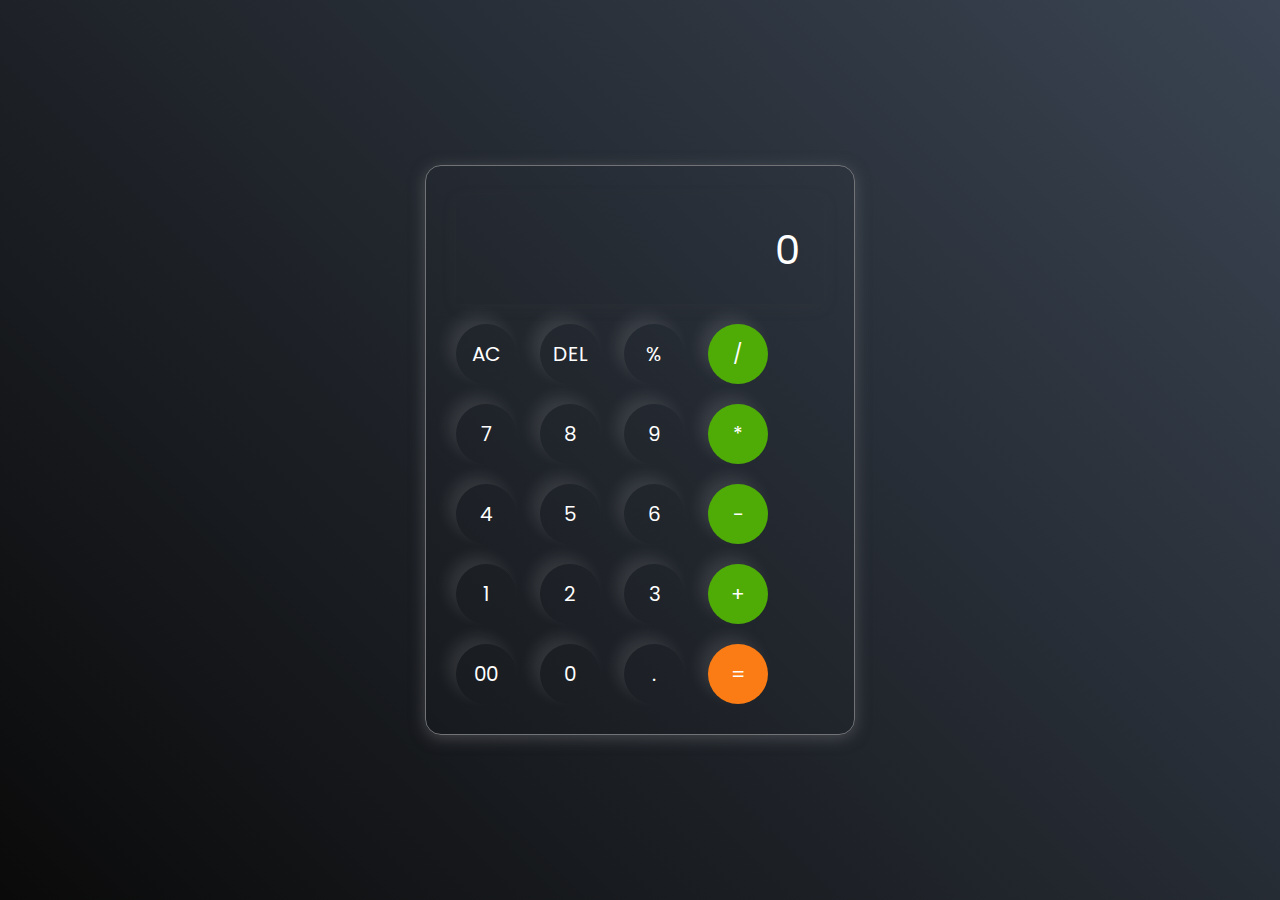
<file: calc/index.html>
<!DOCTYPE html>
<html lang="en">
  <head>
    <meta charset="UTF-8" />
    <meta http-equiv="X-UA-Compatible" content="IE=edge" />
    <meta name="viewport" content="width=device-width, initial-scale=1.0" />
    <title>Calculator</title>
    <link rel="stylesheet" href="index.css" />
  </head>
  <body>
    <div class="calc">
      <input type="text" placeholder="0" id="inputBox"/>
      <div>
        <button>AC</button>
        <button>DEL</button>
        <button>%</button>
        <button class="operator">/</button>
      </div>
      <div>
        <button>7</button>
        <button>8</button>
        <button>9</button>
        <button class="operator">*</button>
      </div>
      <div>
        <button>4</button>
        <button>5</button>
        <button>6</button>
        <button class="operator">-</button>
      </div>
      <div>
        <button>1</button>
        <button>2</button>
        <button>3</button>
        <button class="operator">+</button>
      </div>
      <div>
        <button>00</button>
        <button>0</button>
        <button>.</button>
        <button class="equal">=</button>
      </div>
    </div>
    <script src="index.js"></script>
  </body>
</html>
</file>
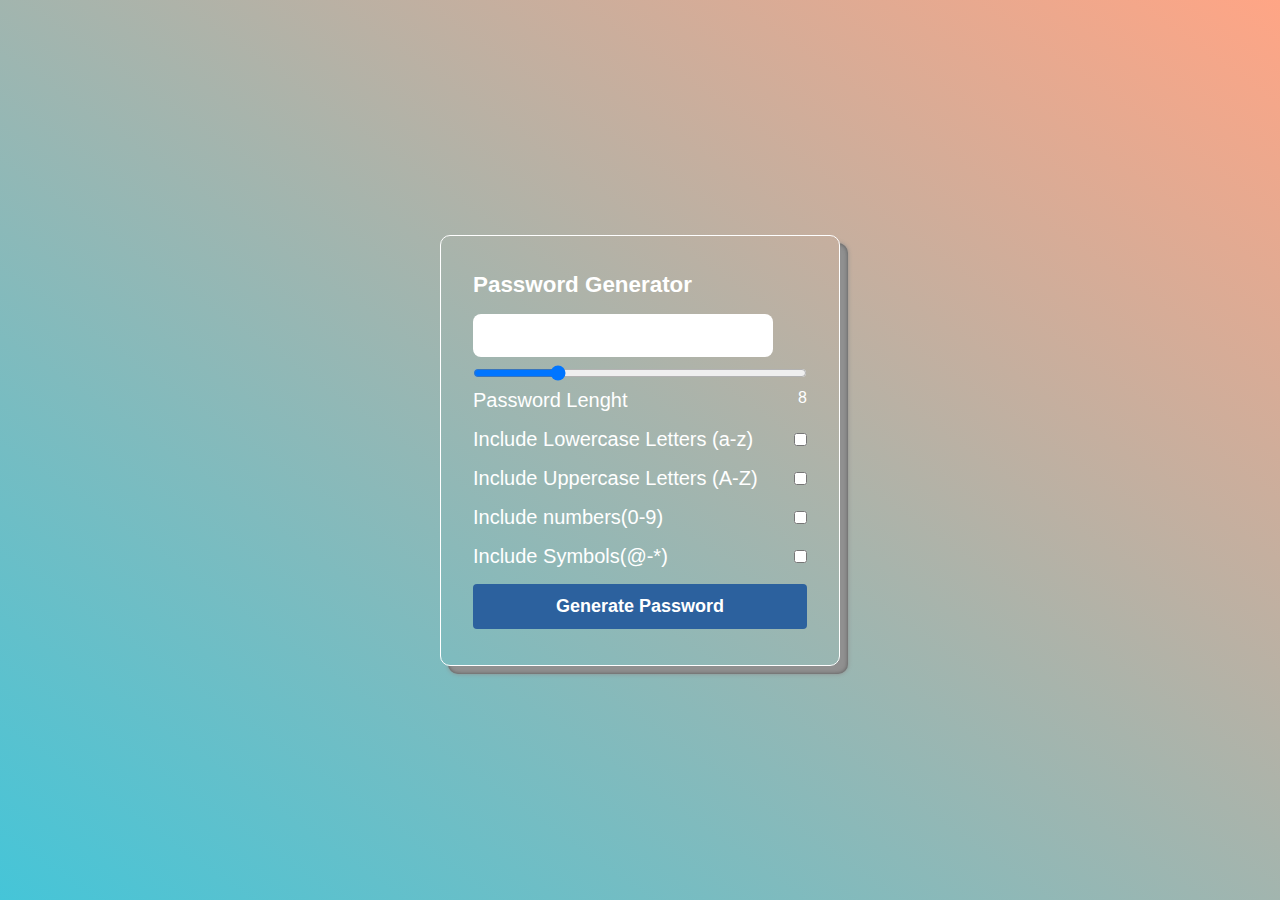
<file: pass_generator/index.html>
<!DOCTYPE html>
<html lang="en">
  <head>
    <meta charset="UTF-8" />
    <meta http-equiv="X-UA-Compatible" content="IE=edge" />
    <meta name="viewport" content="width=device-width, initial-scale=1.0" />
    <title>Password Generator</title>
    <link rel="stylesheet" href="index.css" />
  </head>
  <body>
    <div class="container">
      <h1>Password Generator</h1>

      <div class="inputbox">
        <input type="text" class="passbox" id="passbox"
        disabled />
        <!-- disabled will not allow user to write on textbox -->
      </div>
      <!-- type="range" can be used as slider -->
      <input type="range" min="1" max="30" value="8" id="inputslider"/>
      <div class="row">
        <p>Password Lenght</p>
        <span id="slidervalue"></span>
      </div>
      <div class="row">
        <label for="lowercase">Include Lowercase Letters (a-z)</label>
        <input type="checkbox" name="lowercase" id="lowercase" />
      </div>
      <div class="row">
        <label for="uppercase">Include Uppercase Letters (A-Z)</label>
        <input type="checkbox" name="uppercase" id="uppercase" />
      </div>
      <div class="row">
        <label for="numbers">Include numbers(0-9)</label>
        <input type="checkbox" name="numbers" id="numbers" />
      </div>
      <div class="row">
        <label for="symbols">Include Symbols(@-*)</label>
        <input type="checkbox" name="symbols" id="symbols" />
      </div>
      <button type="button" class="genpass" id="genpass">Generate Password</button>
    </div>
    <script src="index.js"></script>
  </body>
</html>
</file>
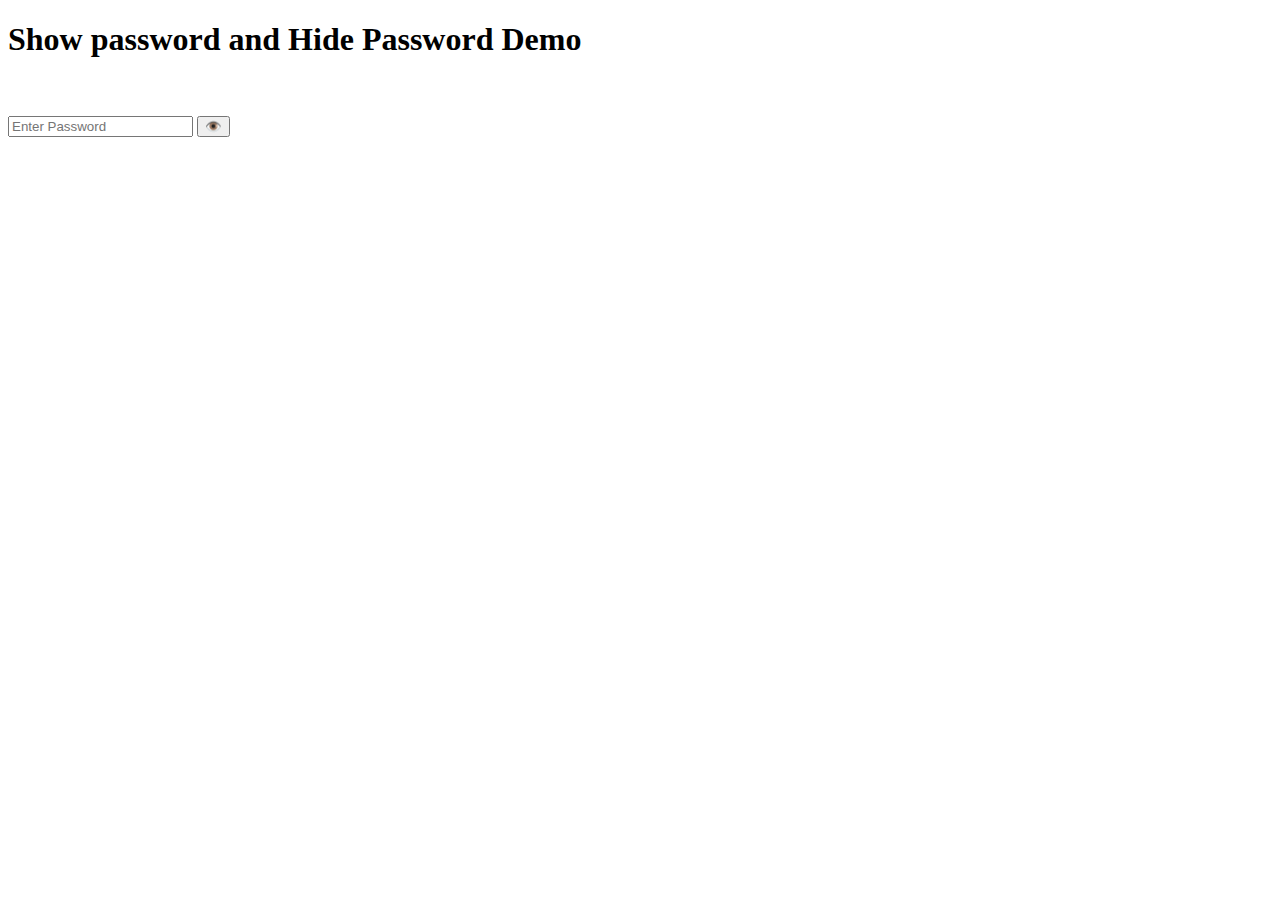
<file: password_hide_see/index.html>
<!DOCTYPE html>
<html lang="en">
  <head>
    <meta charset="UTF-8" />
    <meta http-equiv="X-UA-Compatible" content="IE=edge" />
    <meta name="viewport" content="width=device-width, initial-scale=1.0" />
    <title>Document</title>
  </head>
  <body>
    <div>
      <h1>Show password and Hide Password Demo</h1>
      <br /><br />
      <input id="myinput" type="password" placeholder="Enter Password" />
      <button id="btn">👁️</button>
    </div>
    <script src="index.js"></script>
  </body>
</html>
</file>
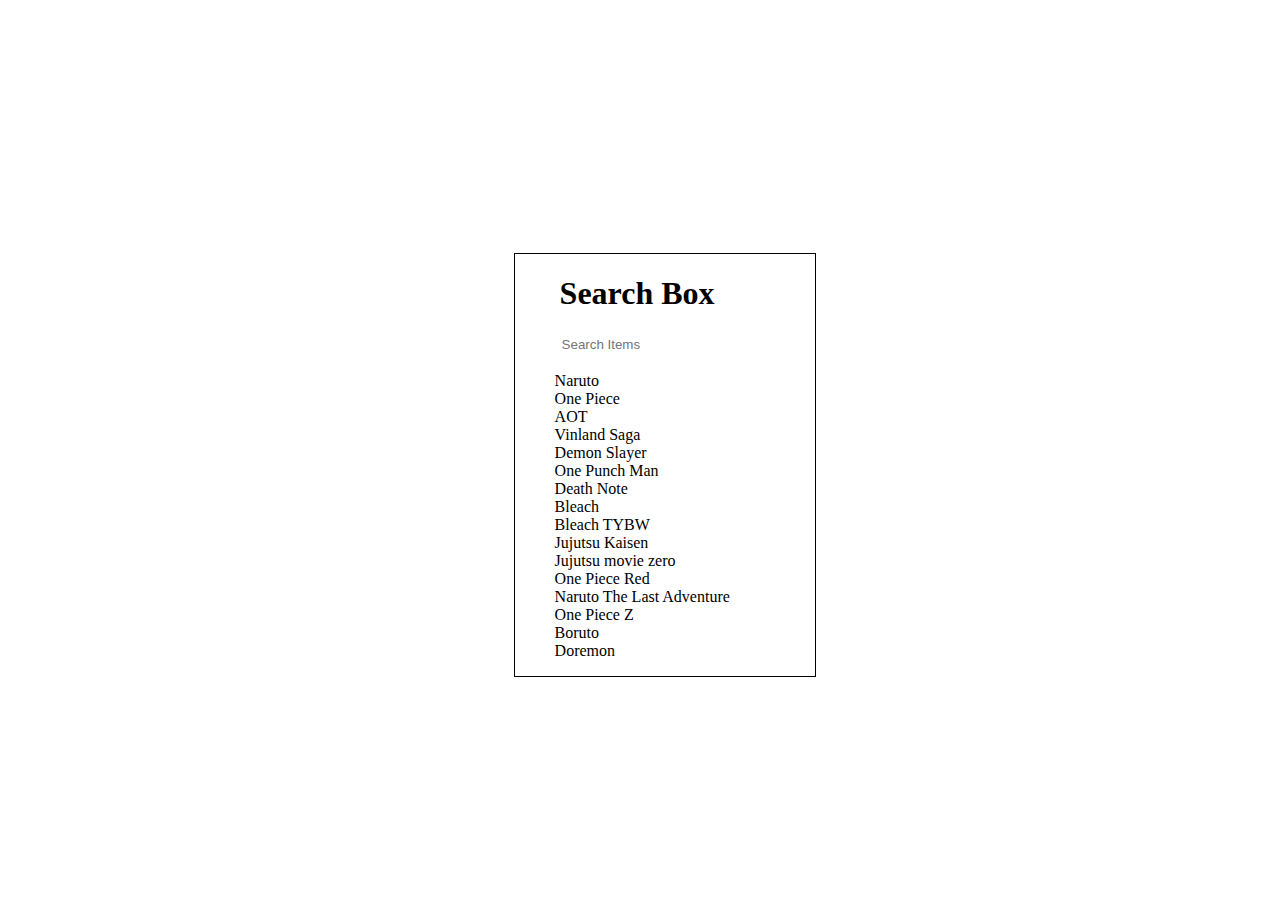
<file: searchmenu/index.html>
<!DOCTYPE html>
<html lang="en">
  <head>
    <meta charset="UTF-8" />
    <meta http-equiv="X-UA-Compatible" content="IE=edge" />
    <meta name="viewport" content="width=device-width, initial-scale=1.0" />
    <title>Document</title>
    <style>
      .container {
        margin-left: 40%;
        margin-top: 20%;
        border: 1px solid black;
        width: 300px;
      }
      .container h1 {
        padding-left: 15%;
      }
      #searchInput {
        margin-left: 15%;
        border-radius: 10px;
        border: none;
        width: 200px;
        height: 20px;
      }
      li {
        list-style: none;
       
      }
    </style>
  </head>
  <body>
    <div class="container">
      <h1>Search Box</h1>
      <input
        type="text"
        id="searchInput"
        oninput="search()"
        placeholder="Search Items"
      />
      <ul id="list">
        <li>Naruto</li>
        <li>One Piece</li>
        <li>AOT</li>
        <li>Vinland Saga</li>
        <li>Demon Slayer</li>
        <li>One Punch Man</li>
        <li>Death Note</li>
        <li>Bleach</li>
        <li>Bleach TYBW</li>
        <li>Jujutsu Kaisen</li>
        <li>Jujutsu movie zero</li>
        <li>One Piece Red</li>
        <li>Naruto The Last Adventure</li>
        <li>One Piece Z</li>
        <li>Boruto</li>
        <li>Doremon</li>
      </ul>
    </div>
    <script src="index.js"></script>
  </body>
</html>

<!--
<!DOCTYPE html>
<html lang="en">
  <head>
    <meta charset="UTF-8" />
    <meta name="viewport" content="width=device-width, initial-scale=1.0" />
    <title>Search List</title>
    <style>
      .hidden {
        display: none;
      }
    </style>
  </head>
  <body>
    <div class="container">
      <h1>Search Box</h1>
      <input
        type="text"
        id="searchInput"
        oninput="search()"
        placeholder="Search Items"
      />
      <ul id="list">
        
        <li>Naruto</li>
        <li>One Piece</li>
        <li>AOT</li>
        <li>Vinland Saga</li>
        <li>Demon Slayer</li>
        <li>One Punch Man</li>
        <li>Bleach</li>
        <li>Dragon Ball</li>
        <li>My Hero Academia</li>
        <li>Hunter x Hunter</li>
        
      </ul>
    </div>
    <script>
      const items = document.querySelectorAll("#list li");

      function initializeList() {
        items.forEach((item, index) => {
          if (index >= 5) {
            item.classList.add("hidden");
          }
        });
      }

      function search() {
        const input = document
          .getElementById("searchInput")
          .value.toLowerCase();

        const matches = [];
        items.forEach((item) => {
          const text = item.textContent.toLowerCase();
          if (text.includes(input)) {
            matches.push(item);
          }
          item.classList.add("hidden");
        });

        // Show matched items or first 5 if no input
        if (input === "") {
          // Show first 5 items if input is empty
          for (let i = 0; i < 5; i++) {
            if (items[i]) items[i].classList.remove("hidden");
          }
        } else {
          // Show all matching items at the top
          matches.forEach((match) => match.classList.remove("hidden"));
        }
      }

      // Initialize the list to show only the first 5 items
      initializeList();
    </script>
  </body>
</html>
-->
</file>
<file: calc/index.css>
@import url('https://fonts.googleapis.com/css2?family=Poppins:ital,wght@0,100;0,200;0,300;0,400;0,500;0,600;0,700;0,800;0,900;1,100;1,200;1,300;1,400;1,500;1,600;1,700;1,800;1,900&display=swap');
 
 *{
    margin: 0;
    padding:0;
    font-family: "Poppins", sans-serif;
 }

 body{
    width: 100%;
    height: 100vh;
    display: flex;
    /* horizontal align */
    justify-content: center;
    /* vertical align  */
    align-items: center;
    background: linear-gradient(45deg,#0a0a0a,#3a4452);
    
 }

 .calc{
    border: 1px solid #717377;
    padding: 20px;
    border-radius: 16px;
    background: transparent;
    box-shadow: 0px 3px 15px rgba(113,115,119,0.5);
 }

 input{
    width: 320px;
    border: none;
    padding: 24px;
    margin: 10px;
    background: transparent;
    box-shadow: 0px 3px 15px rgba(84,84,84,0.1);
    font-size: 40px;
    text-align: right;
    cursor: pointer;
    color: #ffffff;
 }

 input::placeholder{
    color: #ffffff;
 }

 button{
    border: none;
    width: 60px;
    height: 60px;
    margin: 10px;
    border-radius: 50%;
    background: transparent;
    color: #ffffff;
    font-size: 20px;
    box-shadow: -8px -8px 15px rgba(255,255,255,0.1);
    cursor: pointer;
 }

 .equal{
    background-color: #fb7c14;
 }

 .operator{
    background-color: #4fac07;
 }
</file>
<file: pass_generator/index.css>
*{
    margin: 0;
    padding: 0;
    box-sizing: border-box;
    font-family: sans-serif;
}

body{
    /* vw = view width */
    /* vh = view height */
    max-width: 100vw; 
    min-height: 100vh;
    display: flex;
    justify-content: center;
    align-items: center;
    background: linear-gradient(to bottom left, #ffa585, #45c5d8);
    color: #ffffff;
}

.container{
    width: 400px;
    border: 0.5px solid #ffffff;
    border-radius: 10px;
    padding: 28px 32px;
    display:flex;
    flex-direction: column;
    background: transparent;
    box-shadow: 8px 8px 4px #909090, 8px 8px 0px #575757 ;


}

h1{
    font-size: 1.4rem;
    /* margin-block will give margin top and bottom */
    margin-block: 8px;
}

.passbox{
    background-color: #ffffff;
    border: none;
    outline: none;
    padding: 10px;
    width: 300px;
    border-radius: 8px;
    font-size: 20px;
    margin-block: 8px;
}

.passbox:hover{
    width: 350px;
    overflow: hidden;
}

.row{
    display: flex;
    margin-block: 8px;

}

.row p,.row label{
    flex-basis: 100%;
    font-size: 20px;
}

.genpass{
    border: none;
    outline: none;
    background-color: #2c619e;
    padding: 12px 24px;
    color: #ffffff;
    font-size: 18px;
    margin-block: 8px;
    font-weight: 700;
    cursor: pointer;
    border-radius: 4px;
}

.genpass:hover{
    background-color: #0066ff;
    color: #000000;
}
</file>
